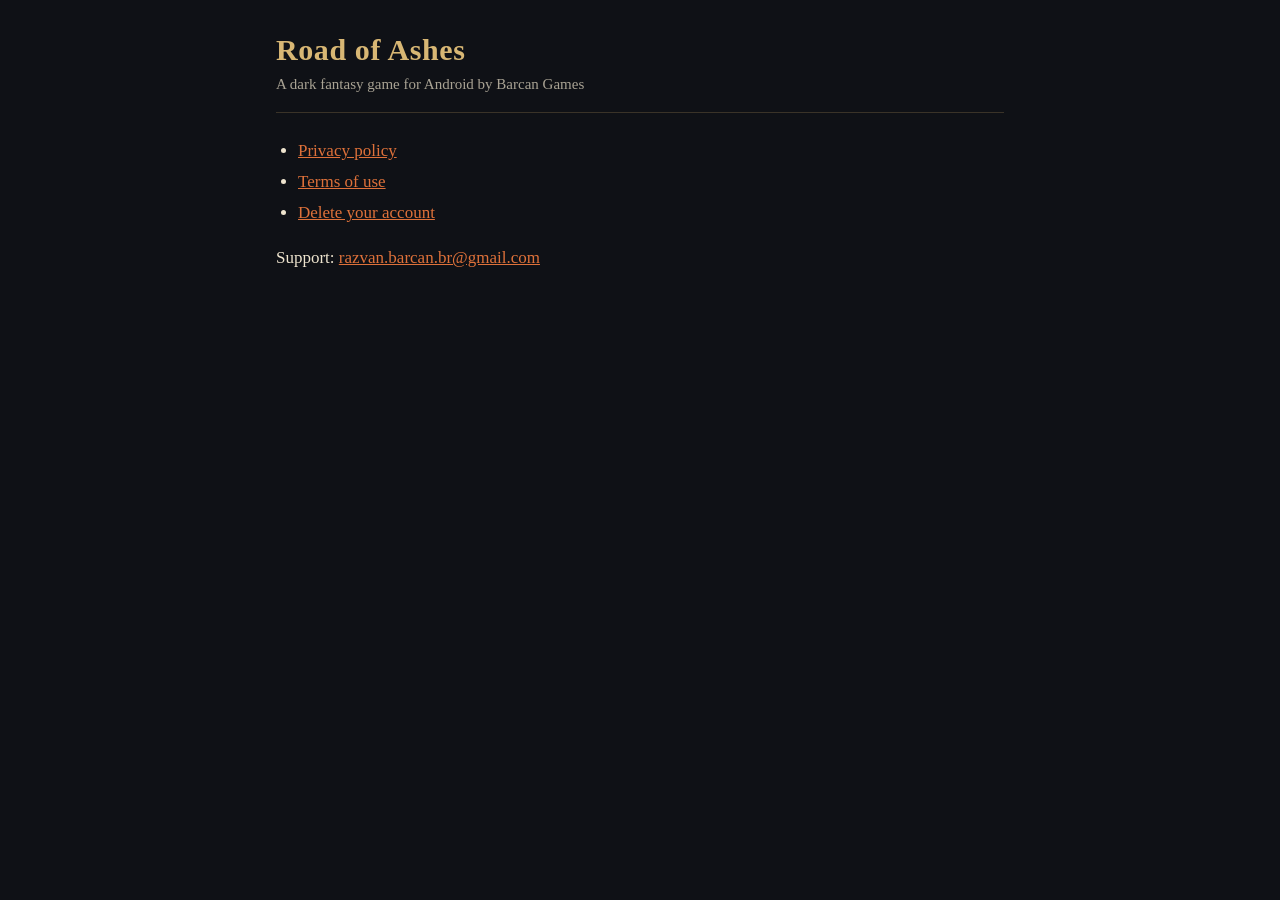
<file: index.html>
<!doctype html>
<html lang="en">
<head>
<meta charset="utf-8">
<meta name="viewport" content="width=device-width, initial-scale=1">
<title>Road of Ashes</title>
<link rel="stylesheet" href="style.css">
</head>
<body>
<main>
<header>
  <h1>Road of Ashes</h1>
  <p>A dark fantasy game for Android by Barcan Games</p>
</header>
<ul>
  <li><a href="privacy.html">Privacy policy</a></li>
  <li><a href="terms.html">Terms of use</a></li>
  <li><a href="delete-account.html">Delete your account</a></li>
</ul>
<p>Support: <a href="mailto:razvan.barcan.br@gmail.com">razvan.barcan.br@gmail.com</a></p>
</main>
</body>
</html>
</file>
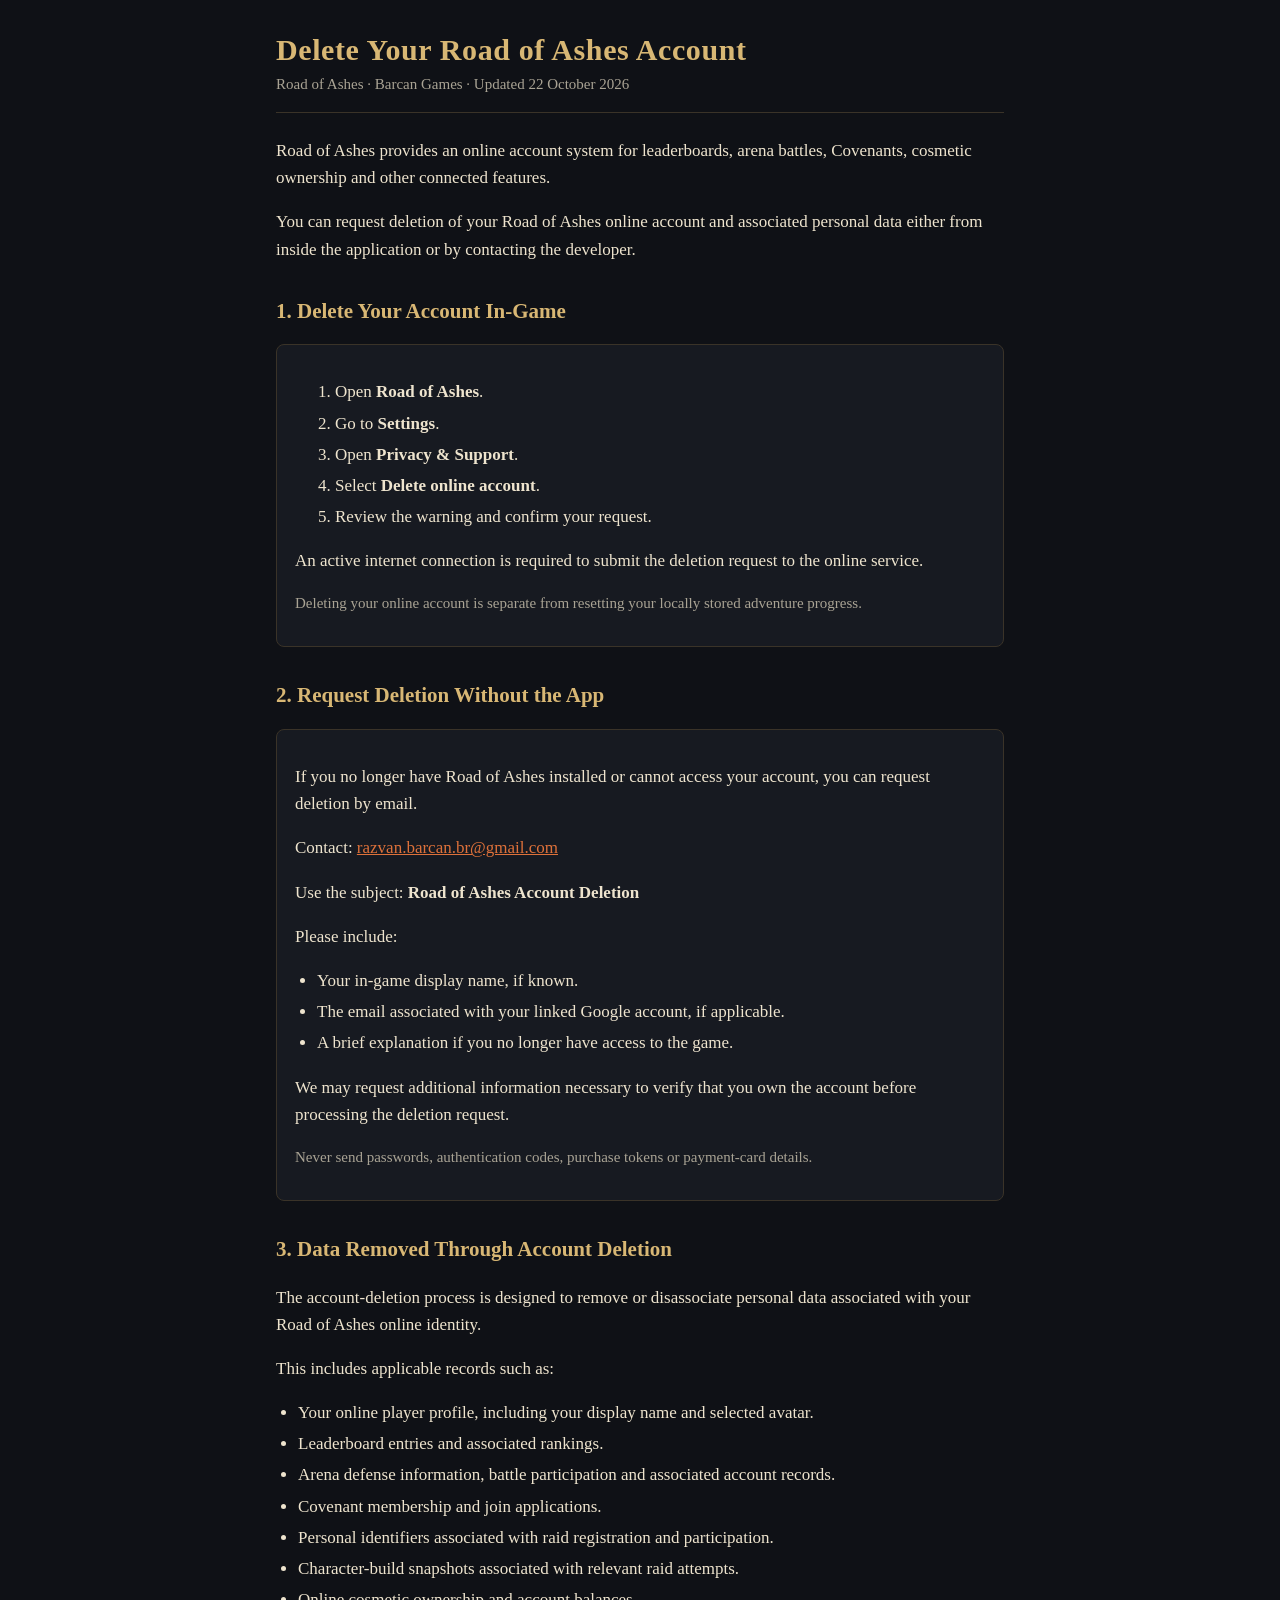
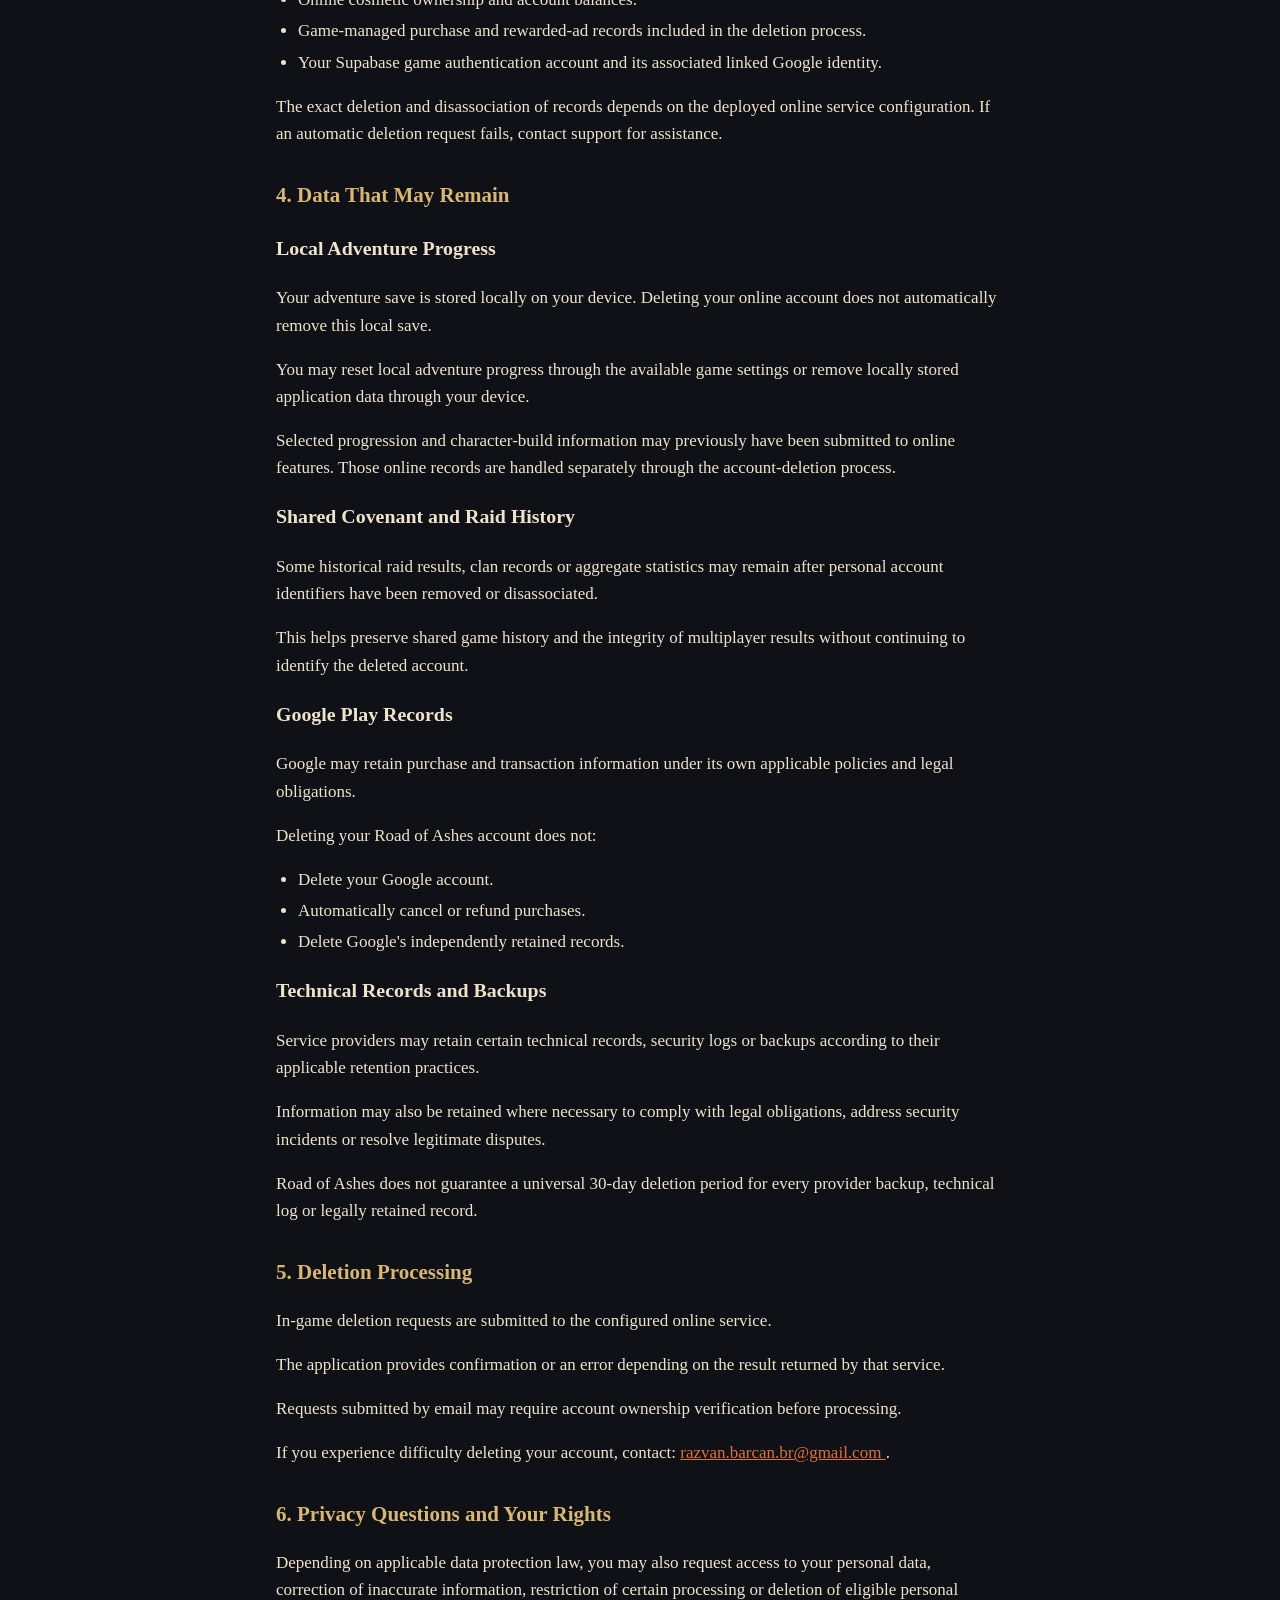
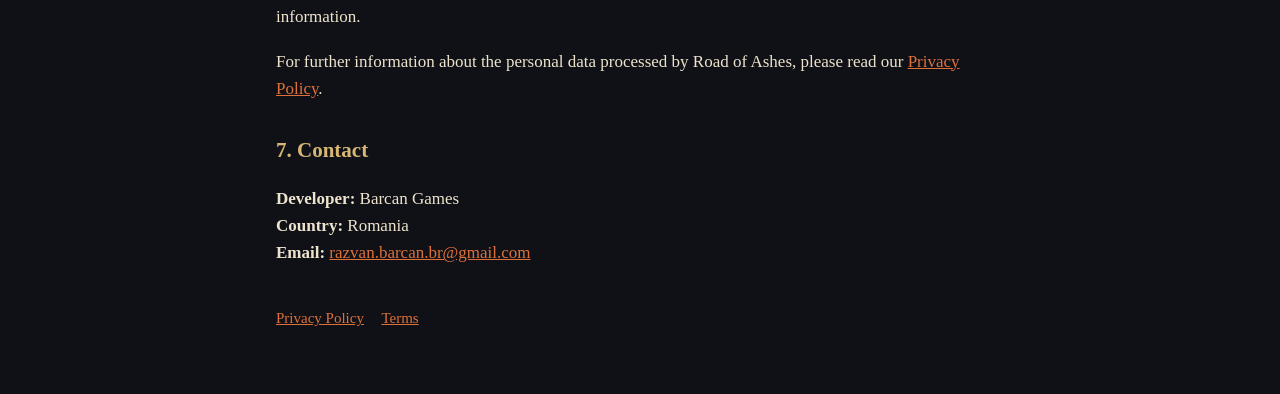
<file: delete-account.html>
<!doctype html>
<html lang="en">
<head>
  <meta charset="utf-8">
  <meta name="viewport" content="width=device-width, initial-scale=1">
  <title>Road of Ashes · Account Deletion</title>
  <link rel="stylesheet" href="style.css">
</head>
<body>
<main>

<header>
  <h1>Delete Your Road of Ashes Account</h1>
  <p>Road of Ashes · Barcan Games · Updated 22 October 2026</p>
</header>

<p>
Road of Ashes provides an online account system for
leaderboards, arena battles, Covenants, cosmetic ownership
and other connected features.
</p>

<p>
You can request deletion of your Road of Ashes online
account and associated personal data either from inside
the application or by contacting the developer.
</p>

<h2>1. Delete Your Account In-Game</h2>

<div class="card">
  <ol>
    <li>Open <strong>Road of Ashes</strong>.</li>
    <li>Go to <strong>Settings</strong>.</li>
    <li>Open <strong>Privacy &amp; Support</strong>.</li>
    <li>Select <strong>Delete online account</strong>.</li>
    <li>Review the warning and confirm your request.</li>
  </ol>

  <p>
    An active internet connection is required to submit
    the deletion request to the online service.
  </p>

  <p class="note">
    Deleting your online account is separate from resetting
    your locally stored adventure progress.
  </p>
</div>

<h2>2. Request Deletion Without the App</h2>

<div class="card">

  <p>
    If you no longer have Road of Ashes installed
    or cannot access your account, you can request
    deletion by email.
  </p>

  <p>
    Contact:
    <a href="mailto:razvan.barcan.br@gmail.com?subject=Road%20of%20Ashes%20Account%20Deletion">
      razvan.barcan.br@gmail.com
    </a>
  </p>

  <p>
    Use the subject:
    <strong>Road of Ashes Account Deletion</strong>
  </p>

  <p>Please include:</p>

  <ul>
    <li>Your in-game display name, if known.</li>
    <li>
      The email associated with your linked Google
      account, if applicable.
    </li>
    <li>
      A brief explanation if you no longer have
      access to the game.
    </li>
  </ul>

  <p>
    We may request additional information necessary
    to verify that you own the account before
    processing the deletion request.
  </p>

  <p class="note">
    Never send passwords, authentication codes,
    purchase tokens or payment-card details.
  </p>

</div>

<h2>3. Data Removed Through Account Deletion</h2>

<p>
The account-deletion process is designed to remove
or disassociate personal data associated with
your Road of Ashes online identity.
</p>

<p>This includes applicable records such as:</p>

<ul>
  <li>
    Your online player profile, including your
    display name and selected avatar.
  </li>
  <li>
    Leaderboard entries and associated rankings.
  </li>
  <li>
    Arena defense information, battle participation
    and associated account records.
  </li>
  <li>
    Covenant membership and join applications.
  </li>
  <li>
    Personal identifiers associated with raid
    registration and participation.
  </li>
  <li>
    Character-build snapshots associated with
    relevant raid attempts.
  </li>
  <li>
    Online cosmetic ownership and account balances.
  </li>
  <li>
    Game-managed purchase and rewarded-ad records
    included in the deletion process.
  </li>
  <li>
    Your Supabase game authentication account and
    its associated linked Google identity.
  </li>
</ul>

<p>
The exact deletion and disassociation of records
depends on the deployed online service configuration.
If an automatic deletion request fails, contact
support for assistance.
</p>

<h2>4. Data That May Remain</h2>

<h3>Local Adventure Progress</h3>

<p>
Your adventure save is stored locally on your device.
Deleting your online account does not automatically
remove this local save.
</p>

<p>
You may reset local adventure progress through
the available game settings or remove locally
stored application data through your device.
</p>

<p>
Selected progression and character-build information
may previously have been submitted to online features.
Those online records are handled separately through
the account-deletion process.
</p>

<h3>Shared Covenant and Raid History</h3>

<p>
Some historical raid results, clan records or
aggregate statistics may remain after personal
account identifiers have been removed or
disassociated.
</p>

<p>
This helps preserve shared game history and
the integrity of multiplayer results without
continuing to identify the deleted account.
</p>

<h3>Google Play Records</h3>

<p>
Google may retain purchase and transaction
information under its own applicable policies
and legal obligations.
</p>

<p>
Deleting your Road of Ashes account does not:
</p>

<ul>
  <li>Delete your Google account.</li>
  <li>Automatically cancel or refund purchases.</li>
  <li>Delete Google's independently retained records.</li>
</ul>

<h3>Technical Records and Backups</h3>

<p>
Service providers may retain certain technical
records, security logs or backups according to
their applicable retention practices.
</p>

<p>
Information may also be retained where necessary
to comply with legal obligations, address security
incidents or resolve legitimate disputes.
</p>

<p>
Road of Ashes does not guarantee a universal
30-day deletion period for every provider backup,
technical log or legally retained record.
</p>

<h2>5. Deletion Processing</h2>

<p>
In-game deletion requests are submitted to the
configured online service.
</p>

<p>
The application provides confirmation or an error
depending on the result returned by that service.
</p>

<p>
Requests submitted by email may require account
ownership verification before processing.
</p>

<p>
If you experience difficulty deleting your account,
contact:
<a href="mailto:razvan.barcan.br@gmail.com">
  razvan.barcan.br@gmail.com
</a>.
</p>

<h2>6. Privacy Questions and Your Rights</h2>

<p>
Depending on applicable data protection law,
you may also request access to your personal
data, correction of inaccurate information,
restriction of certain processing or deletion
of eligible personal information.
</p>

<p>
For further information about the personal
data processed by Road of Ashes, please read
our <a href="privacy.html">Privacy Policy</a>.
</p>

<h2>7. Contact</h2>

<p>
<strong>Developer:</strong> Barcan Games<br>
<strong>Country:</strong> Romania<br>
<strong>Email:</strong>
<a href="mailto:razvan.barcan.br@gmail.com">
  razvan.barcan.br@gmail.com
</a>
</p>

<nav>
  <a href="privacy.html">Privacy Policy</a>
  <a href="terms.html">Terms</a>
</nav>

</main>
</body>
</html>
</file>
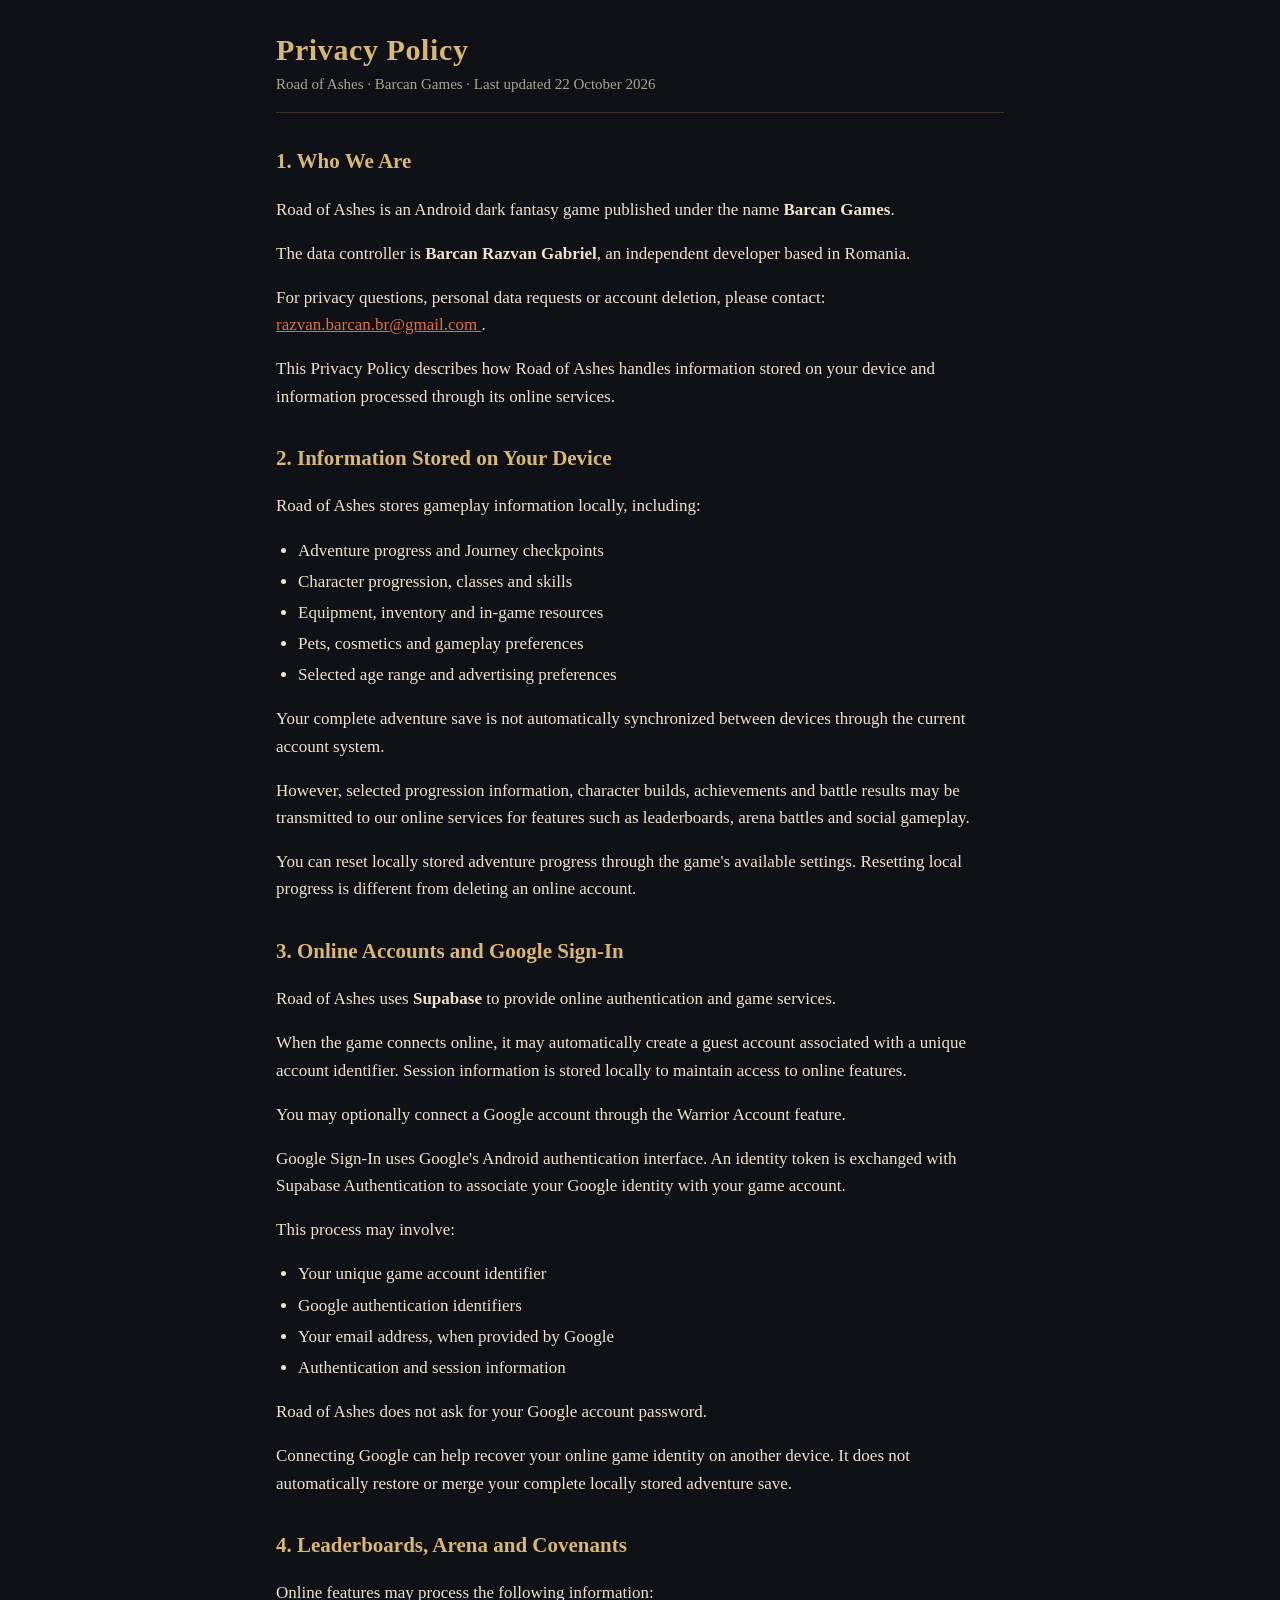
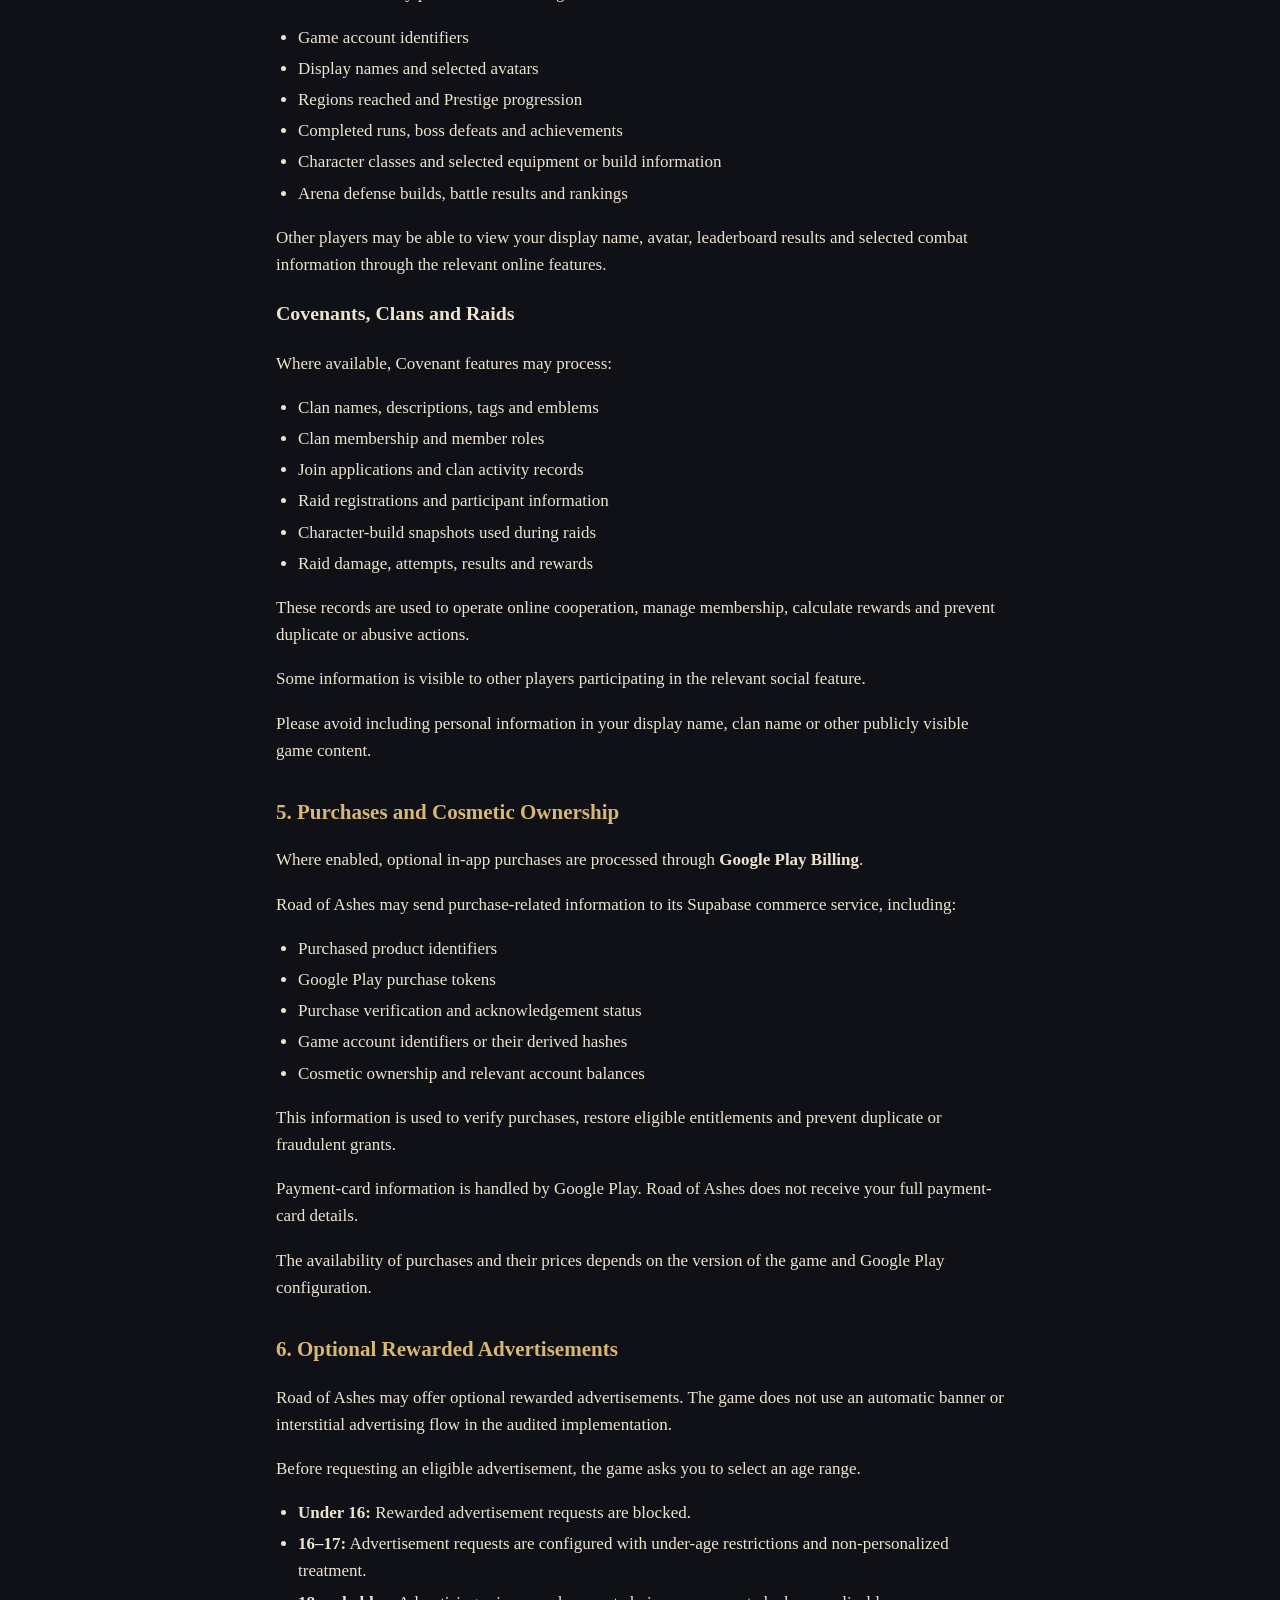
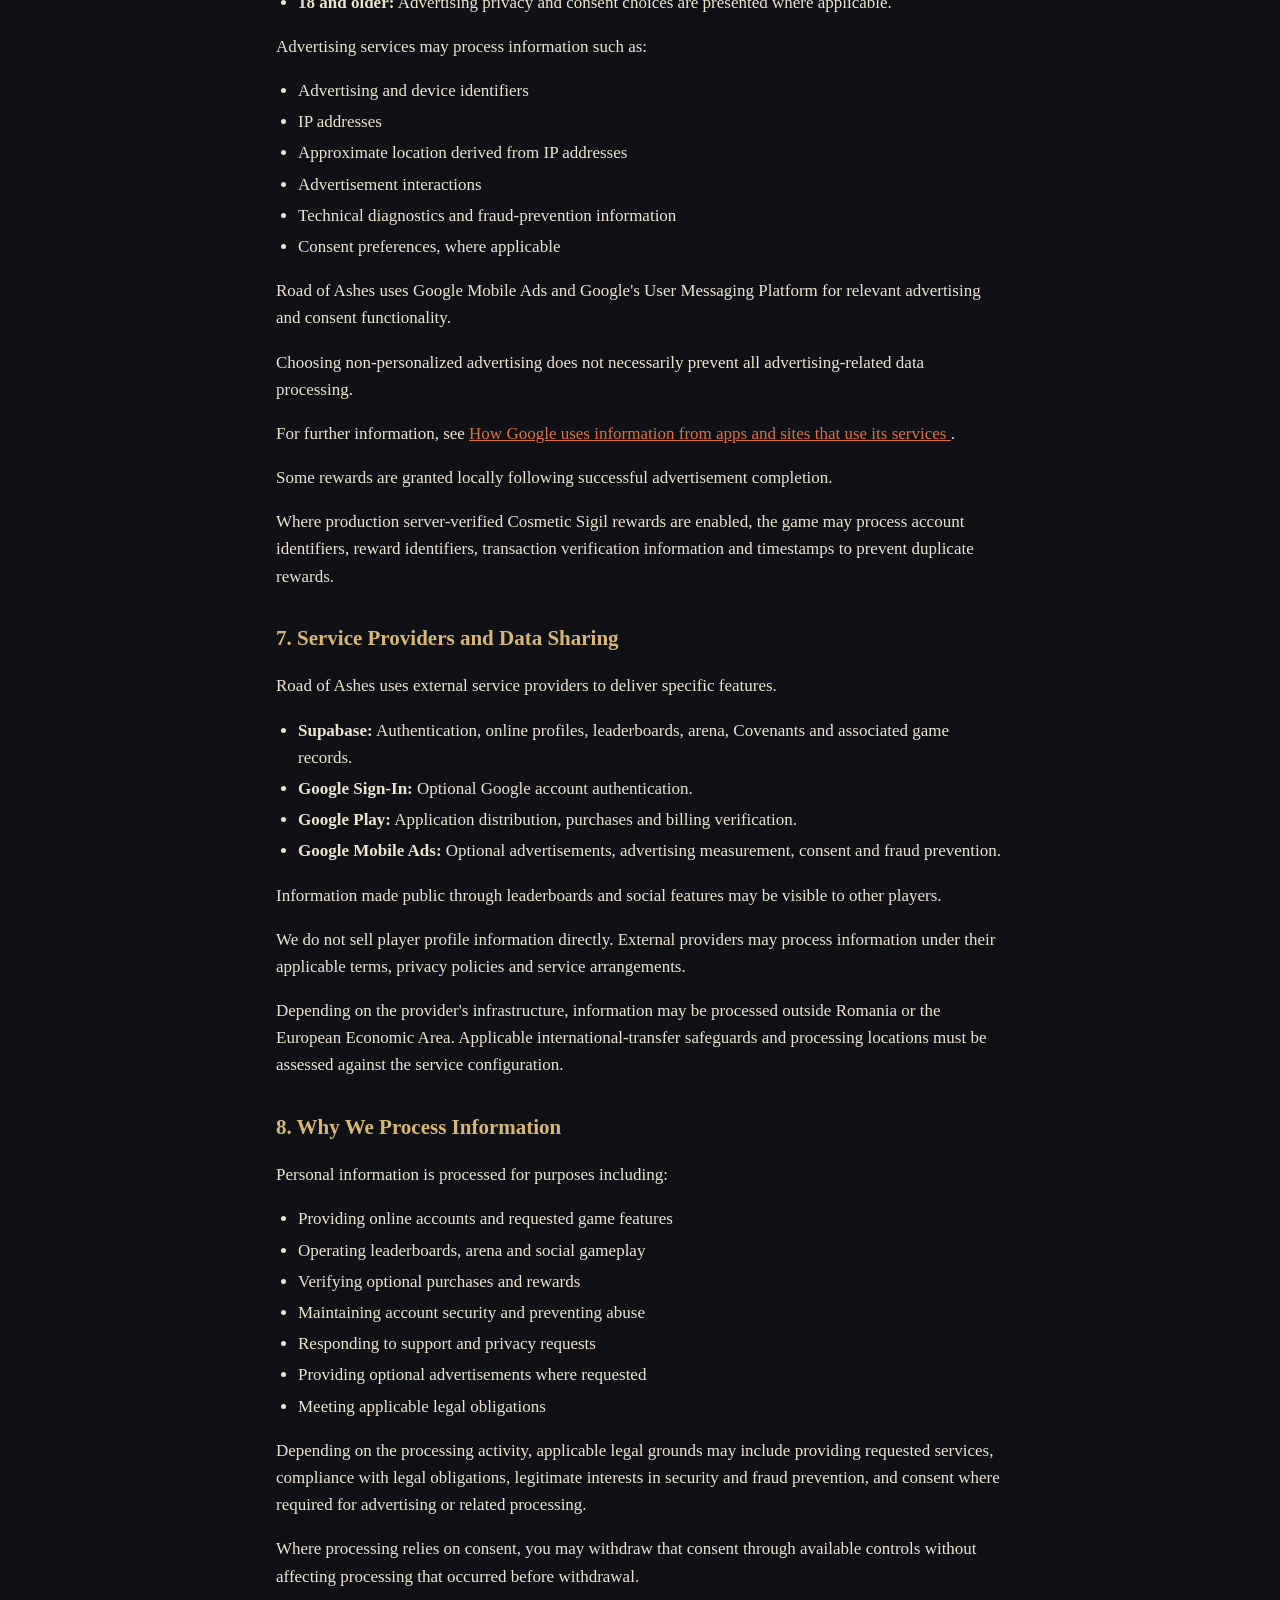
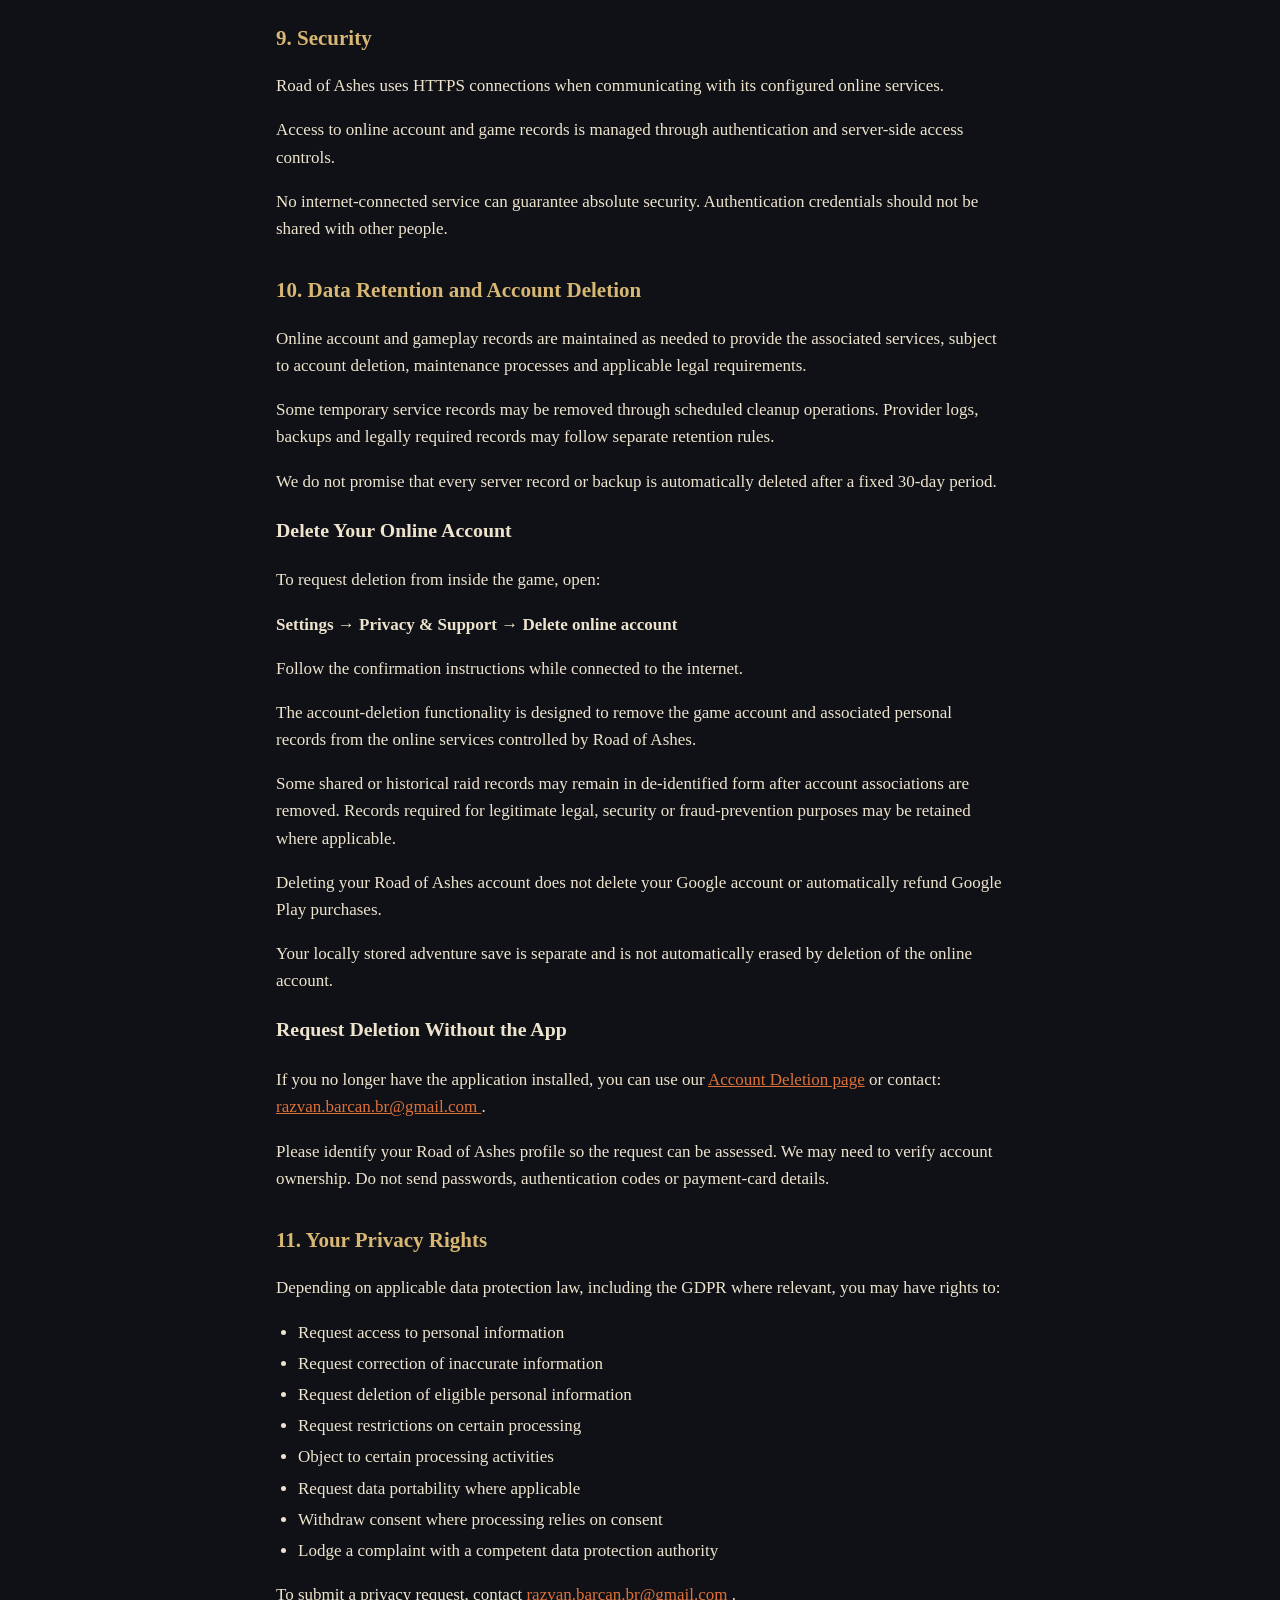
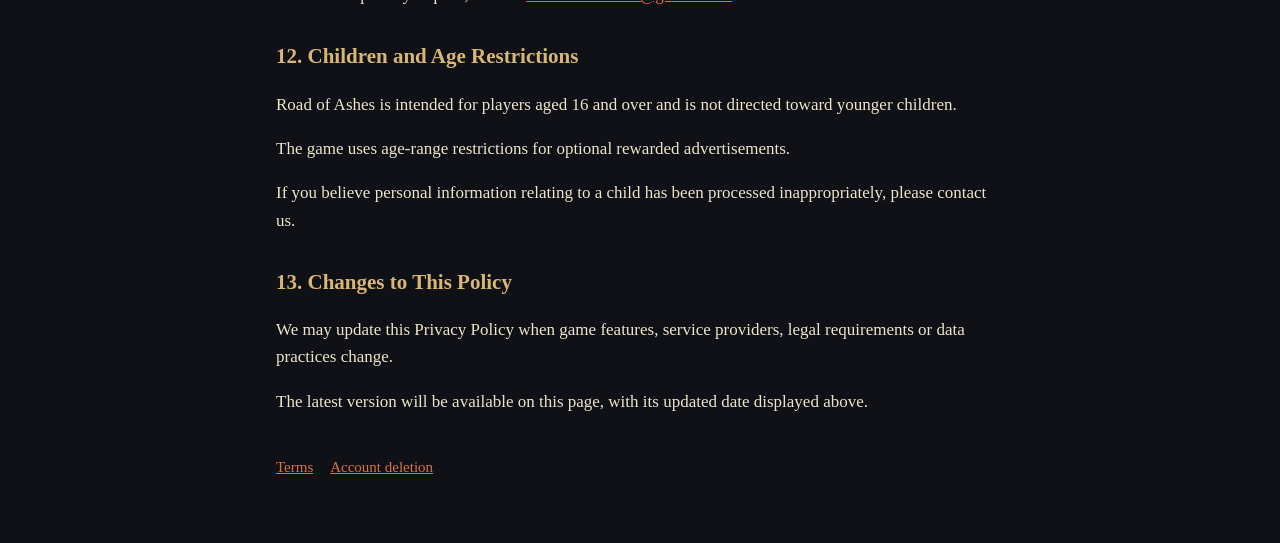
<file: privacy.html>
<!doctype html>
<html lang="en">
<head>
  <meta charset="utf-8">
  <meta name="viewport" content="width=device-width, initial-scale=1">
  <title>Road of Ashes · Privacy Policy</title>
  <link rel="stylesheet" href="style.css">
</head>
<body>
<main>

<header>
  <h1>Privacy Policy</h1>
  <p>Road of Ashes · Barcan Games · Last updated 22 October 2026</p>
</header>

<h2>1. Who We Are</h2>

<p>
Road of Ashes is an Android dark fantasy game published under
the name <strong>Barcan Games</strong>.
</p>

<p>
The data controller is <strong>Barcan Razvan Gabriel</strong>,
an independent developer based in Romania.
</p>

<p>
For privacy questions, personal data requests or account deletion,
please contact:
<a href="mailto:razvan.barcan.br@gmail.com">
razvan.barcan.br@gmail.com
</a>.
</p>

<p>
This Privacy Policy describes how Road of Ashes handles
information stored on your device and information processed
through its online services.
</p>

<h2>2. Information Stored on Your Device</h2>

<p>
Road of Ashes stores gameplay information locally, including:
</p>

<ul>
  <li>Adventure progress and Journey checkpoints</li>
  <li>Character progression, classes and skills</li>
  <li>Equipment, inventory and in-game resources</li>
  <li>Pets, cosmetics and gameplay preferences</li>
  <li>Selected age range and advertising preferences</li>
</ul>

<p>
Your complete adventure save is not automatically synchronized
between devices through the current account system.
</p>

<p>
However, selected progression information, character builds,
achievements and battle results may be transmitted to our
online services for features such as leaderboards, arena battles
and social gameplay.
</p>

<p>
You can reset locally stored adventure progress through the
game's available settings. Resetting local progress is different
from deleting an online account.
</p>

<h2>3. Online Accounts and Google Sign-In</h2>

<p>
Road of Ashes uses <strong>Supabase</strong> to provide online
authentication and game services.
</p>

<p>
When the game connects online, it may automatically create a
guest account associated with a unique account identifier.
Session information is stored locally to maintain access
to online features.
</p>

<p>
You may optionally connect a Google account through the
Warrior Account feature.
</p>

<p>
Google Sign-In uses Google's Android authentication interface.
An identity token is exchanged with Supabase Authentication
to associate your Google identity with your game account.
</p>

<p>
This process may involve:
</p>

<ul>
  <li>Your unique game account identifier</li>
  <li>Google authentication identifiers</li>
  <li>Your email address, when provided by Google</li>
  <li>Authentication and session information</li>
</ul>

<p>
Road of Ashes does not ask for your Google account password.
</p>

<p>
Connecting Google can help recover your online game identity
on another device. It does not automatically restore or merge
your complete locally stored adventure save.
</p>

<h2>4. Leaderboards, Arena and Covenants</h2>

<p>
Online features may process the following information:
</p>

<ul>
  <li>Game account identifiers</li>
  <li>Display names and selected avatars</li>
  <li>Regions reached and Prestige progression</li>
  <li>Completed runs, boss defeats and achievements</li>
  <li>Character classes and selected equipment or build information</li>
  <li>Arena defense builds, battle results and rankings</li>
</ul>

<p>
Other players may be able to view your display name,
avatar, leaderboard results and selected combat information
through the relevant online features.
</p>

<h3>Covenants, Clans and Raids</h3>

<p>
Where available, Covenant features may process:
</p>

<ul>
  <li>Clan names, descriptions, tags and emblems</li>
  <li>Clan membership and member roles</li>
  <li>Join applications and clan activity records</li>
  <li>Raid registrations and participant information</li>
  <li>Character-build snapshots used during raids</li>
  <li>Raid damage, attempts, results and rewards</li>
</ul>

<p>
These records are used to operate online cooperation,
manage membership, calculate rewards and prevent
duplicate or abusive actions.
</p>

<p>
Some information is visible to other players participating
in the relevant social feature.
</p>

<p>
Please avoid including personal information in your display
name, clan name or other publicly visible game content.
</p>

<h2>5. Purchases and Cosmetic Ownership</h2>

<p>
Where enabled, optional in-app purchases are processed
through <strong>Google Play Billing</strong>.
</p>

<p>
Road of Ashes may send purchase-related information
to its Supabase commerce service, including:
</p>

<ul>
  <li>Purchased product identifiers</li>
  <li>Google Play purchase tokens</li>
  <li>Purchase verification and acknowledgement status</li>
  <li>Game account identifiers or their derived hashes</li>
  <li>Cosmetic ownership and relevant account balances</li>
</ul>

<p>
This information is used to verify purchases, restore
eligible entitlements and prevent duplicate or fraudulent grants.
</p>

<p>
Payment-card information is handled by Google Play.
Road of Ashes does not receive your full payment-card details.
</p>

<p>
The availability of purchases and their prices depends
on the version of the game and Google Play configuration.
</p>

<h2>6. Optional Rewarded Advertisements</h2>

<p>
Road of Ashes may offer optional rewarded advertisements.
The game does not use an automatic banner or interstitial
advertising flow in the audited implementation.
</p>

<p>
Before requesting an eligible advertisement, the game asks
you to select an age range.
</p>

<ul>
  <li>
    <strong>Under 16:</strong>
    Rewarded advertisement requests are blocked.
  </li>
  <li>
    <strong>16–17:</strong>
    Advertisement requests are configured with under-age
    restrictions and non-personalized treatment.
  </li>
  <li>
    <strong>18 and older:</strong>
    Advertising privacy and consent choices are presented
    where applicable.
  </li>
</ul>

<p>
Advertising services may process information such as:
</p>

<ul>
  <li>Advertising and device identifiers</li>
  <li>IP addresses</li>
  <li>Approximate location derived from IP addresses</li>
  <li>Advertisement interactions</li>
  <li>Technical diagnostics and fraud-prevention information</li>
  <li>Consent preferences, where applicable</li>
</ul>

<p>
Road of Ashes uses Google Mobile Ads and Google's
User Messaging Platform for relevant advertising
and consent functionality.
</p>

<p>
Choosing non-personalized advertising does not necessarily
prevent all advertising-related data processing.
</p>

<p>
For further information, see
<a href="https://policies.google.com/technologies/partner-sites">
How Google uses information from apps and sites that use its services
</a>.
</p>

<p>
Some rewards are granted locally following successful
advertisement completion.
</p>

<p>
Where production server-verified Cosmetic Sigil rewards are enabled,
the game may process account identifiers, reward identifiers,
transaction verification information and timestamps to prevent
duplicate rewards.
</p>

<h2>7. Service Providers and Data Sharing</h2>

<p>
Road of Ashes uses external service providers to deliver
specific features.
</p>

<ul>
  <li>
    <strong>Supabase:</strong>
    Authentication, online profiles, leaderboards,
    arena, Covenants and associated game records.
  </li>
  <li>
    <strong>Google Sign-In:</strong>
    Optional Google account authentication.
  </li>
  <li>
    <strong>Google Play:</strong>
    Application distribution, purchases and billing verification.
  </li>
  <li>
    <strong>Google Mobile Ads:</strong>
    Optional advertisements, advertising measurement,
    consent and fraud prevention.
  </li>
</ul>

<p>
Information made public through leaderboards and social
features may be visible to other players.
</p>

<p>
We do not sell player profile information directly.
External providers may process information under their
applicable terms, privacy policies and service arrangements.
</p>

<p>
Depending on the provider's infrastructure, information may
be processed outside Romania or the European Economic Area.
Applicable international-transfer safeguards and processing
locations must be assessed against the service configuration.
</p>

<h2>8. Why We Process Information</h2>

<p>
Personal information is processed for purposes including:
</p>

<ul>
  <li>Providing online accounts and requested game features</li>
  <li>Operating leaderboards, arena and social gameplay</li>
  <li>Verifying optional purchases and rewards</li>
  <li>Maintaining account security and preventing abuse</li>
  <li>Responding to support and privacy requests</li>
  <li>Providing optional advertisements where requested</li>
  <li>Meeting applicable legal obligations</li>
</ul>

<p>
Depending on the processing activity, applicable legal grounds
may include providing requested services, compliance with legal
obligations, legitimate interests in security and fraud prevention,
and consent where required for advertising or related processing.
</p>

<p>
Where processing relies on consent, you may withdraw that
consent through available controls without affecting processing
that occurred before withdrawal.
</p>

<h2>9. Security</h2>

<p>
Road of Ashes uses HTTPS connections when communicating
with its configured online services.
</p>

<p>
Access to online account and game records is managed
through authentication and server-side access controls.
</p>

<p>
No internet-connected service can guarantee absolute security.
Authentication credentials should not be shared with other people.
</p>

<h2>10. Data Retention and Account Deletion</h2>

<p>
Online account and gameplay records are maintained as needed
to provide the associated services, subject to account deletion,
maintenance processes and applicable legal requirements.
</p>

<p>
Some temporary service records may be removed through scheduled
cleanup operations. Provider logs, backups and legally required
records may follow separate retention rules.
</p>

<p>
We do not promise that every server record or backup is
automatically deleted after a fixed 30-day period.
</p>

<h3>Delete Your Online Account</h3>

<p>
To request deletion from inside the game, open:
</p>

<p>
<strong>
Settings → Privacy &amp; Support → Delete online account
</strong>
</p>

<p>
Follow the confirmation instructions while connected to
the internet.
</p>

<p>
The account-deletion functionality is designed to remove
the game account and associated personal records from
the online services controlled by Road of Ashes.
</p>

<p>
Some shared or historical raid records may remain in
de-identified form after account associations are removed.
Records required for legitimate legal, security or
fraud-prevention purposes may be retained where applicable.
</p>

<p>
Deleting your Road of Ashes account does not delete
your Google account or automatically refund Google Play purchases.
</p>

<p>
Your locally stored adventure save is separate and is not
automatically erased by deletion of the online account.
</p>

<h3>Request Deletion Without the App</h3>

<p>
If you no longer have the application installed,
you can use our
<a href="delete-account.html">Account Deletion page</a>
or contact:
<a href="mailto:razvan.barcan.br@gmail.com">
razvan.barcan.br@gmail.com
</a>.
</p>

<p>
Please identify your Road of Ashes profile so the request
can be assessed. We may need to verify account ownership.
Do not send passwords, authentication codes or payment-card details.
</p>

<h2>11. Your Privacy Rights</h2>

<p>
Depending on applicable data protection law, including
the GDPR where relevant, you may have rights to:
</p>

<ul>
  <li>Request access to personal information</li>
  <li>Request correction of inaccurate information</li>
  <li>Request deletion of eligible personal information</li>
  <li>Request restrictions on certain processing</li>
  <li>Object to certain processing activities</li>
  <li>Request data portability where applicable</li>
  <li>Withdraw consent where processing relies on consent</li>
  <li>Lodge a complaint with a competent data protection authority</li>
</ul>

<p>
To submit a privacy request, contact
<a href="mailto:razvan.barcan.br@gmail.com">
razvan.barcan.br@gmail.com
</a>.
</p>

<h2>12. Children and Age Restrictions</h2>

<p>
Road of Ashes is intended for players aged 16 and over
and is not directed toward younger children.
</p>

<p>
The game uses age-range restrictions for optional
rewarded advertisements.
</p>

<p>
If you believe personal information relating to a child
has been processed inappropriately, please contact us.
</p>

<h2>13. Changes to This Policy</h2>

<p>
We may update this Privacy Policy when game features,
service providers, legal requirements or data practices change.
</p>

<p>
The latest version will be available on this page,
with its updated date displayed above.
</p>

<nav>
  <a href="terms.html">Terms</a>
  <a href="delete-account.html">Account deletion</a>
</nav>

</main>
</body>
</html>
</file>
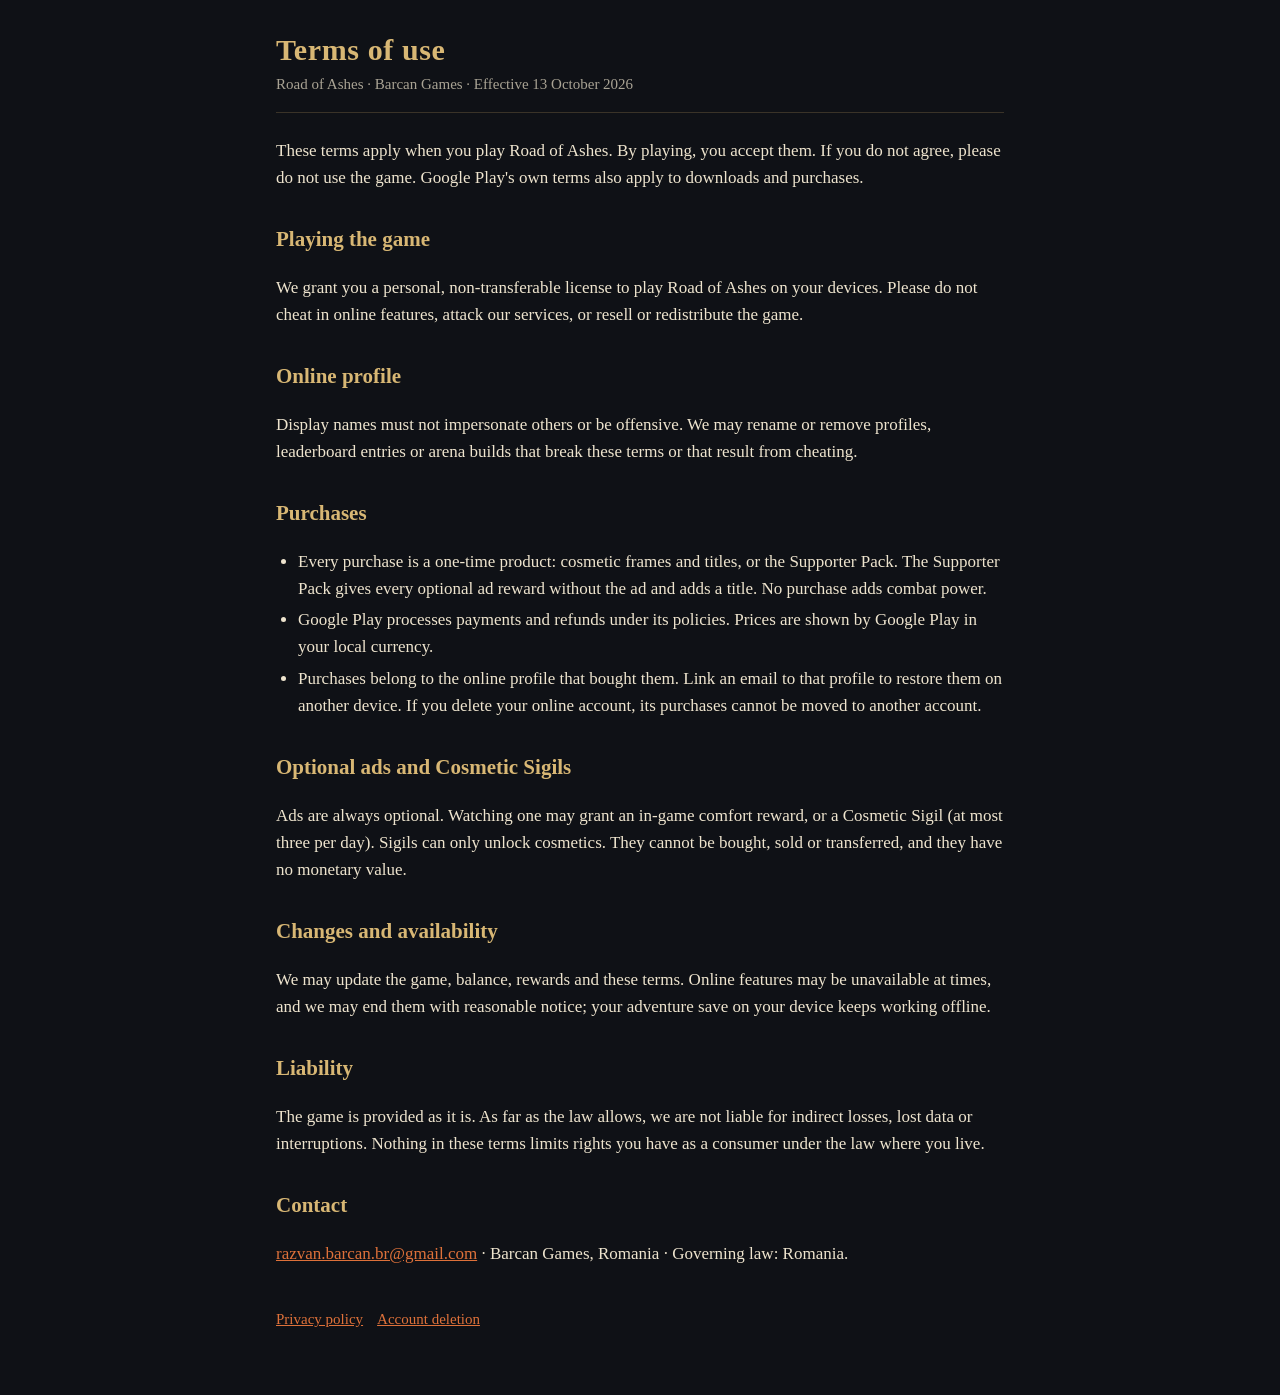
<file: terms.html>
<!doctype html>
<html lang="en">
<head>
<meta charset="utf-8">
<meta name="viewport" content="width=device-width, initial-scale=1">
<title>Road of Ashes · Terms</title>
<link rel="stylesheet" href="style.css">
</head>
<body>
<main>
<header>
  <h1>Terms of use</h1>
  <p>Road of Ashes · Barcan Games · Effective 13 October 2026</p>
</header>

<p>These terms apply when you play Road of Ashes. By playing, you accept them. If you do not agree, please do not use the game. Google Play's own terms also apply to downloads and purchases.</p>

<h2>Playing the game</h2>
<p>We grant you a personal, non-transferable license to play Road of Ashes on your devices. Please do not cheat in online features, attack our services, or resell or redistribute the game.</p>

<h2>Online profile</h2>
<p>Display names must not impersonate others or be offensive. We may rename or remove profiles, leaderboard entries or arena builds that break these terms or that result from cheating.</p>

<h2>Purchases</h2>
<ul>
  <li>Every purchase is a one-time product: cosmetic frames and titles, or the Supporter Pack. The Supporter Pack gives every optional ad reward without the ad and adds a title. No purchase adds combat power.</li>
  <li>Google Play processes payments and refunds under its policies. Prices are shown by Google Play in your local currency.</li>
  <li>Purchases belong to the online profile that bought them. Link an email to that profile to restore them on another device. If you delete your online account, its purchases cannot be moved to another account.</li>
</ul>

<h2>Optional ads and Cosmetic Sigils</h2>
<p>Ads are always optional. Watching one may grant an in-game comfort reward, or a Cosmetic Sigil (at most three per day). Sigils can only unlock cosmetics. They cannot be bought, sold or transferred, and they have no monetary value.</p>

<h2>Changes and availability</h2>
<p>We may update the game, balance, rewards and these terms. Online features may be unavailable at times, and we may end them with reasonable notice; your adventure save on your device keeps working offline.</p>

<h2>Liability</h2>
<p>The game is provided as it is. As far as the law allows, we are not liable for indirect losses, lost data or interruptions. Nothing in these terms limits rights you have as a consumer under the law where you live.</p>

<h2>Contact</h2>
<p><a href="mailto:razvan.barcan.br@gmail.com">razvan.barcan.br@gmail.com</a> · Barcan Games, Romania · Governing law: Romania.</p>

<nav><a href="privacy.html">Privacy policy</a><a href="delete-account.html">Account deletion</a></nav>
</main>
</body>
</html>
</file>
<file: style.css>
:root {
  --bg: #0f1116;
  --panel: #171a21;
  --ink: #eee4ce;
  --muted: #a9a394;
  --gold: #d8b774;
  --ember: #de713a;
  --rule: #3a3328;
}
* { box-sizing: border-box; }
html { -webkit-text-size-adjust: 100%; }
body {
  margin: 0;
  background: var(--bg);
  color: var(--ink);
  font: 17px/1.6 Georgia, "Times New Roman", serif;
}
main { max-width: 760px; margin: 0 auto; padding: 32px 16px 64px; }
header { border-bottom: 1px solid var(--rule); margin-bottom: 24px; padding-bottom: 16px; }
header p { color: var(--muted); margin: 4px 0 0; font-size: 15px; }
h1 { color: var(--gold); font-size: 30px; line-height: 1.2; margin: 0; letter-spacing: 0.02em; }
h2 { color: var(--gold); font-size: 21px; margin: 32px 0 8px; }
a { color: var(--ember); }
ul { padding-left: 22px; }
li { margin: 4px 0; }
.card { background: var(--panel); border: 1px solid var(--rule); border-radius: 8px; padding: 16px 18px; margin: 16px 0; }
.note { color: var(--muted); font-size: 15px; }
table { width: 100%; border-collapse: collapse; font-size: 15px; }
th, td { text-align: left; vertical-align: top; padding: 8px 6px; border-bottom: 1px solid var(--rule); }
th { color: var(--gold); font-weight: normal; }
nav { margin-top: 40px; font-size: 15px; color: var(--muted); }
nav a { margin-right: 14px; }
</file>
